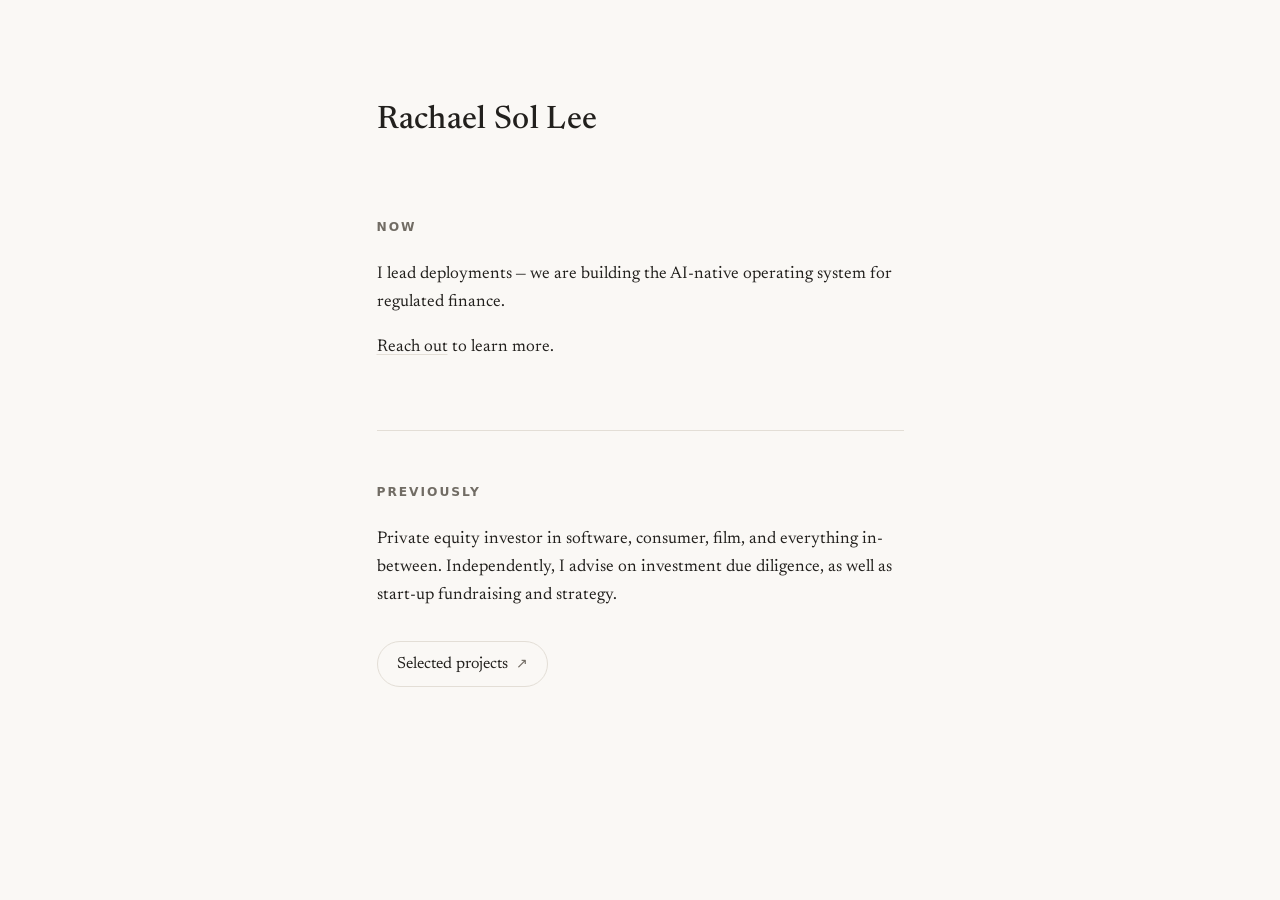
<file: index.html>
<!doctype html>
<html lang="en">
<head>
<meta charset="utf-8">
<title>Rachael Sol Lee</title>
<meta name="description" content="Somewhere someone is traveling furiously toward you.">
<meta name="viewport" content="width=device-width, initial-scale=1">
<link rel="preconnect" href="https://fonts.googleapis.com">
<link rel="preconnect" href="https://fonts.gstatic.com" crossorigin>
<link rel="stylesheet" href="https://fonts.googleapis.com/css2?family=Newsreader:ital,opsz,wght@0,6..72,400;0,6..72,500;0,6..72,600;1,6..72,400&display=swap">
<link rel="stylesheet" href="/style.css?v=2">
<link rel="apple-touch-icon" sizes="180x180" href="/apple-touch-icon.png">
<link rel="icon" type="image/png" sizes="32x32" href="/favicon-32x32.png">
<link rel="icon" type="image/png" sizes="16x16" href="/favicon-16x16.png">
<link rel="manifest" href="/site.webmanifest">
</head>
<body>
<main>

<header>
<h1>Rachael Sol Lee</h1>
</header>

<section>
<h2>Now</h2>
<p>I lead deployments&thinsp;&mdash;&thinsp;we are building the AI-native operating system for regulated finance.</p>
<p><a href="https://www.linkedin.com/in/leerac/">Reach out</a> to learn more.</p>
</section>

<section>
<h2>Previously</h2>
<p>Private equity investor in software, consumer, film, and everything in-between. Independently, I advise on investment due diligence, as well as start-up fundraising and strategy.</p>

<p class="projects-cta"><button type="button" class="projects-button" data-dialog="projects-dialog">Selected projects<span aria-hidden="true">&#8599;</span></button></p>
</section>

</main>

<dialog id="projects-dialog">
<div class="dialog-body">
<button type="button" class="dialog-close" aria-label="Close">&times;</button>
<h4>Projects</h4>
<a class="project-card" href="https://quizlet.com/">
<span class="project-title">Quizlet Referral Program <span aria-hidden="true">&#8599;</span></span>
<span class="project-desc">Led the launch of Quizlet&rsquo;s first student referrals program, reaching 50&nbsp;million monthly active users</span>
</a>
<a class="project-card" href="https://www.usdigitalresponse.org/case-studies/modernizing-the-neighborhood-court">
<span class="project-title">District Attorney Case Management System <span aria-hidden="true">&#8599;</span></span>
<span class="project-desc">Led the build of a contact management solution to expand a restorative justice program</span>
</a>
<a class="project-card" href="https://www.azed.gov/sites/default/files/media/ROADMAP%20FOR%20REOPENING%20SCHOOLS-091820.pdf">
<span class="project-title">Arizona Department of Education COVID Communications <span aria-hidden="true">&#8599;</span></span>
<span class="project-desc">Led the revamp of the COVID response roadmap and public information effort</span>
</a>
</div>
</dialog>

<script>
document.querySelectorAll("button[data-dialog]").forEach(function (button) {
  button.addEventListener("click", function () {
    document.getElementById(button.dataset.dialog).showModal();
  });
});
document.querySelectorAll("dialog").forEach(function (dialog) {
  dialog.addEventListener("click", function (event) {
    if (event.target === dialog) dialog.close();
  });
  dialog.querySelector(".dialog-close").addEventListener("click", function () {
    dialog.close();
  });
});
</script>
</body>
</html>
</file>
<file: style.css>
/* solrl.com — quiet editorial */

:root {
  --bg: #faf8f5;
  --ink: #22201d;
  --muted: #716c64;
  --rule: #e3ded6;
  --accent: #7c5f3f;
  color-scheme: light dark;
}

@media (prefers-color-scheme: dark) {
  :root {
    --bg: #171614;
    --ink: #e9e5df;
    --muted: #9a948a;
    --rule: #322f2a;
    --accent: #c2a37c;
  }
}

* {
  margin: 0;
  box-sizing: border-box;
}

html {
  font-size: 17px;
}

body {
  background: var(--bg);
  color: var(--ink);
  font-family: "Newsreader", Georgia, "Times New Roman", serif;
  font-weight: 400;
  line-height: 1.65;
  -webkit-font-smoothing: antialiased;
  text-rendering: optimizeLegibility;
}

main {
  max-width: 34rem;
  margin: 0 auto;
  padding: 6rem 1.5rem 7rem;
}

header {
  margin-bottom: 4.5rem;
}

h1 {
  font-size: 1.9rem;
  font-weight: 500;
  letter-spacing: 0.01em;
  line-height: 1.2;
}

h2 {
  font-family: system-ui, -apple-system, "Segoe UI", sans-serif;
  font-size: 0.72rem;
  font-weight: 600;
  letter-spacing: 0.16em;
  text-transform: uppercase;
  color: var(--muted);
  margin-bottom: 1.4rem;
}

h3 {
  font-size: 1.05rem;
  font-weight: 600;
  margin: 2rem 0 0.4rem;
}

section {
  margin-bottom: 4rem;
}

section + section {
  border-top: 1px solid var(--rule);
  padding-top: 3rem;
}

p {
  margin-bottom: 1rem;
}

p:last-child {
  margin-bottom: 0;
}

a {
  color: inherit;
  text-decoration: underline;
  text-decoration-color: var(--rule);
  text-decoration-thickness: 1px;
  text-underline-offset: 3px;
  transition: text-decoration-color 0.15s ease, color 0.15s ease;
}

a:hover {
  color: var(--accent);
  text-decoration-color: var(--accent);
}

.projects-cta {
  margin-top: 1.8rem;
}

.projects-button {
  display: inline-flex;
  align-items: baseline;
  gap: 0.45rem;
  font: inherit;
  font-size: 0.95rem;
  color: var(--ink);
  background: none;
  border: 1px solid var(--rule);
  border-radius: 999px;
  padding: 0.5rem 1.15rem;
  cursor: pointer;
  transition: border-color 0.15s ease, color 0.15s ease;
}

.projects-button span {
  color: var(--muted);
  font-size: 0.85em;
  transition: color 0.15s ease;
}

.projects-button:hover {
  color: var(--accent);
  border-color: var(--accent);
}

.projects-button:hover span {
  color: var(--accent);
}

dialog {
  margin: auto;
  background: var(--bg);
  color: var(--ink);
  border: 1px solid var(--rule);
  border-radius: 4px;
  max-width: 30rem;
  width: calc(100% - 3rem);
  padding: 0;
  box-shadow: 0 16px 48px rgba(20, 18, 15, 0.18);
}

dialog::backdrop {
  background: rgba(20, 18, 15, 0.45);
}

.dialog-body {
  padding: 2rem 2.2rem 2.2rem;
}

.dialog-body h4 {
  font-size: 1.15rem;
  font-weight: 600;
  line-height: 1.35;
  margin-bottom: 0.8rem;
  padding-right: 1.5rem;
}

.dialog-body p {
  color: var(--muted);
  font-size: 0.97rem;
}

.project-card {
  display: block;
  border: 1px solid var(--rule);
  border-radius: 6px;
  padding: 1rem 1.2rem;
  margin-top: 0.85rem;
  text-decoration: none;
  transition: border-color 0.15s ease, background-color 0.15s ease;
}

.project-card:hover {
  border-color: var(--accent);
  color: inherit;
}

.project-title {
  display: block;
  font-weight: 500;
  line-height: 1.4;
  color: var(--ink);
}

.project-title span {
  color: var(--muted);
  font-size: 0.85em;
  transition: color 0.15s ease;
}

.project-card:hover .project-title,
.project-card:hover .project-title span {
  color: var(--accent);
}

.project-desc {
  display: block;
  margin-top: 0.25rem;
  color: var(--muted);
  font-size: 0.92rem;
  line-height: 1.5;
}

.dialog-close {
  position: absolute;
  top: 0.7rem;
  right: 0.9rem;
  font: inherit;
  font-size: 1.3rem;
  line-height: 1;
  color: var(--muted);
  background: none;
  border: none;
  padding: 0.3rem;
  cursor: pointer;
}

.dialog-close:hover {
  color: var(--ink);
}

.dialog-close:focus {
  outline: none;
}

.dialog-close:focus-visible {
  outline: 1px solid var(--accent);
  border-radius: 3px;
}

@media (max-width: 480px) {
  main {
    padding: 3.5rem 1.25rem 5rem;
  }
  header {
    margin-bottom: 3rem;
  }
}
</file>
